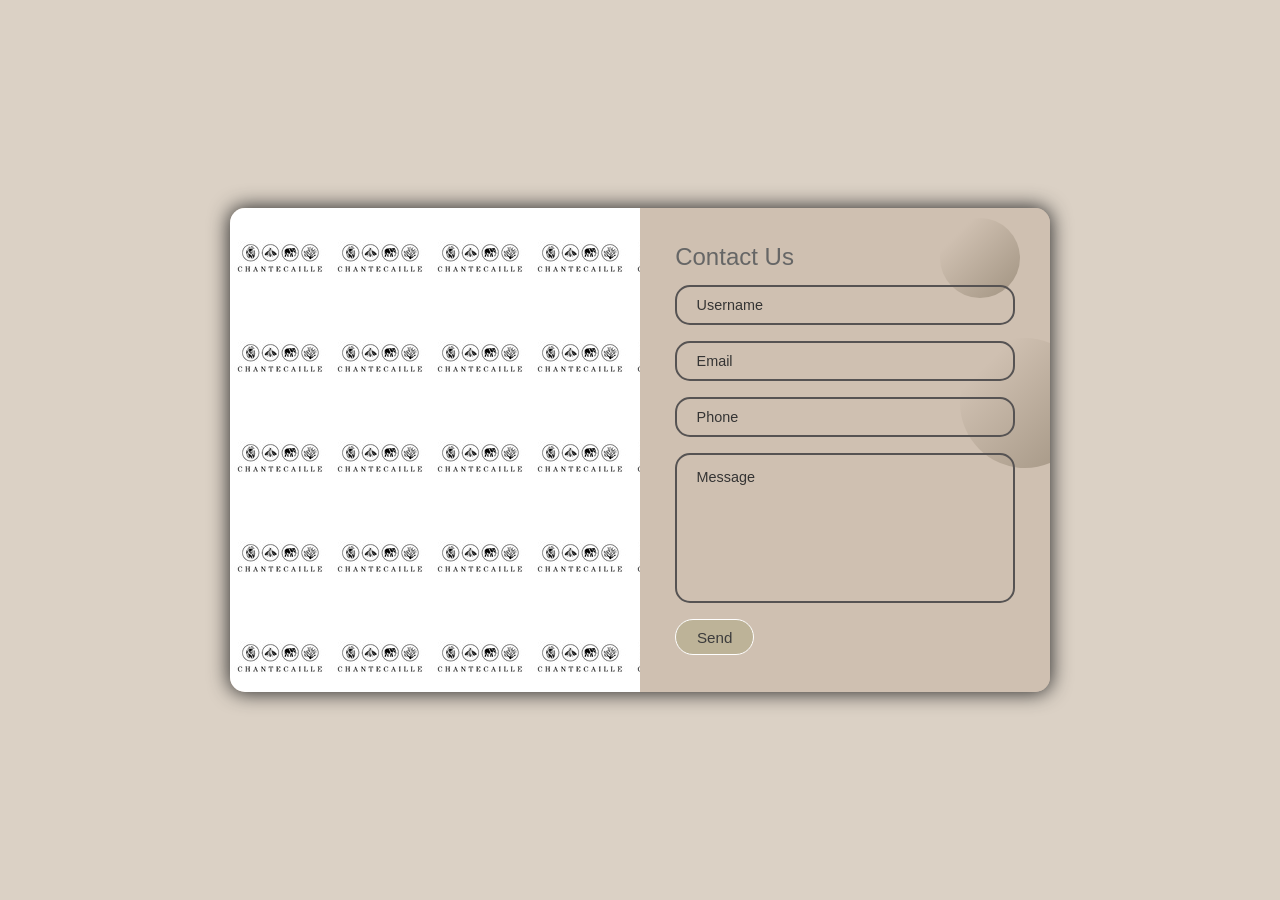
<file: contactus.html>
<html lang="en">
<head>
  <meta charset="UTF-8">
  <meta name="viewport" content="width=device-width, initial-scale=1.0">
  <title>Twilight-bloom</title>
  <link rel="stylesheet" href="contactus.css">
</head>
<body>
  <div class="container">
    <div  class="form">
      <div class="contact-info"></div>
 <div class="contact-form">
    <span class="circle one "></span>
    <span class="circle two "></span>

    <form action="index.html">
      <h3 class="title">Contact Us</h3>
      
      <div class="input-container">

        <input type="text" name="name"  class="input">
        <label for="">Username</label>
        <span>Username</span>

      </div>
      <div class="input-container">
        <input type="email" name="email" class="input">
        <label for="">Email</label>
        <span>Email</span>

      </div>
      <div class="input-container">
        <input type="tel" name="phone"  class="input">
        <label for="">Phone</label>
        <span>Phone</span>

      </div>
      <div class="input-container textarea">
       <textarea name="message"  class="input"></textarea>
        <label for="">Message</label>
        <span>Message</span>

      </div>
      <input type="submit" value="Send" class="btn">



    </form>
   </div>
 </div>
</div>

  

  <script src="contactus.js"></script>
</body>
</html>
</file>
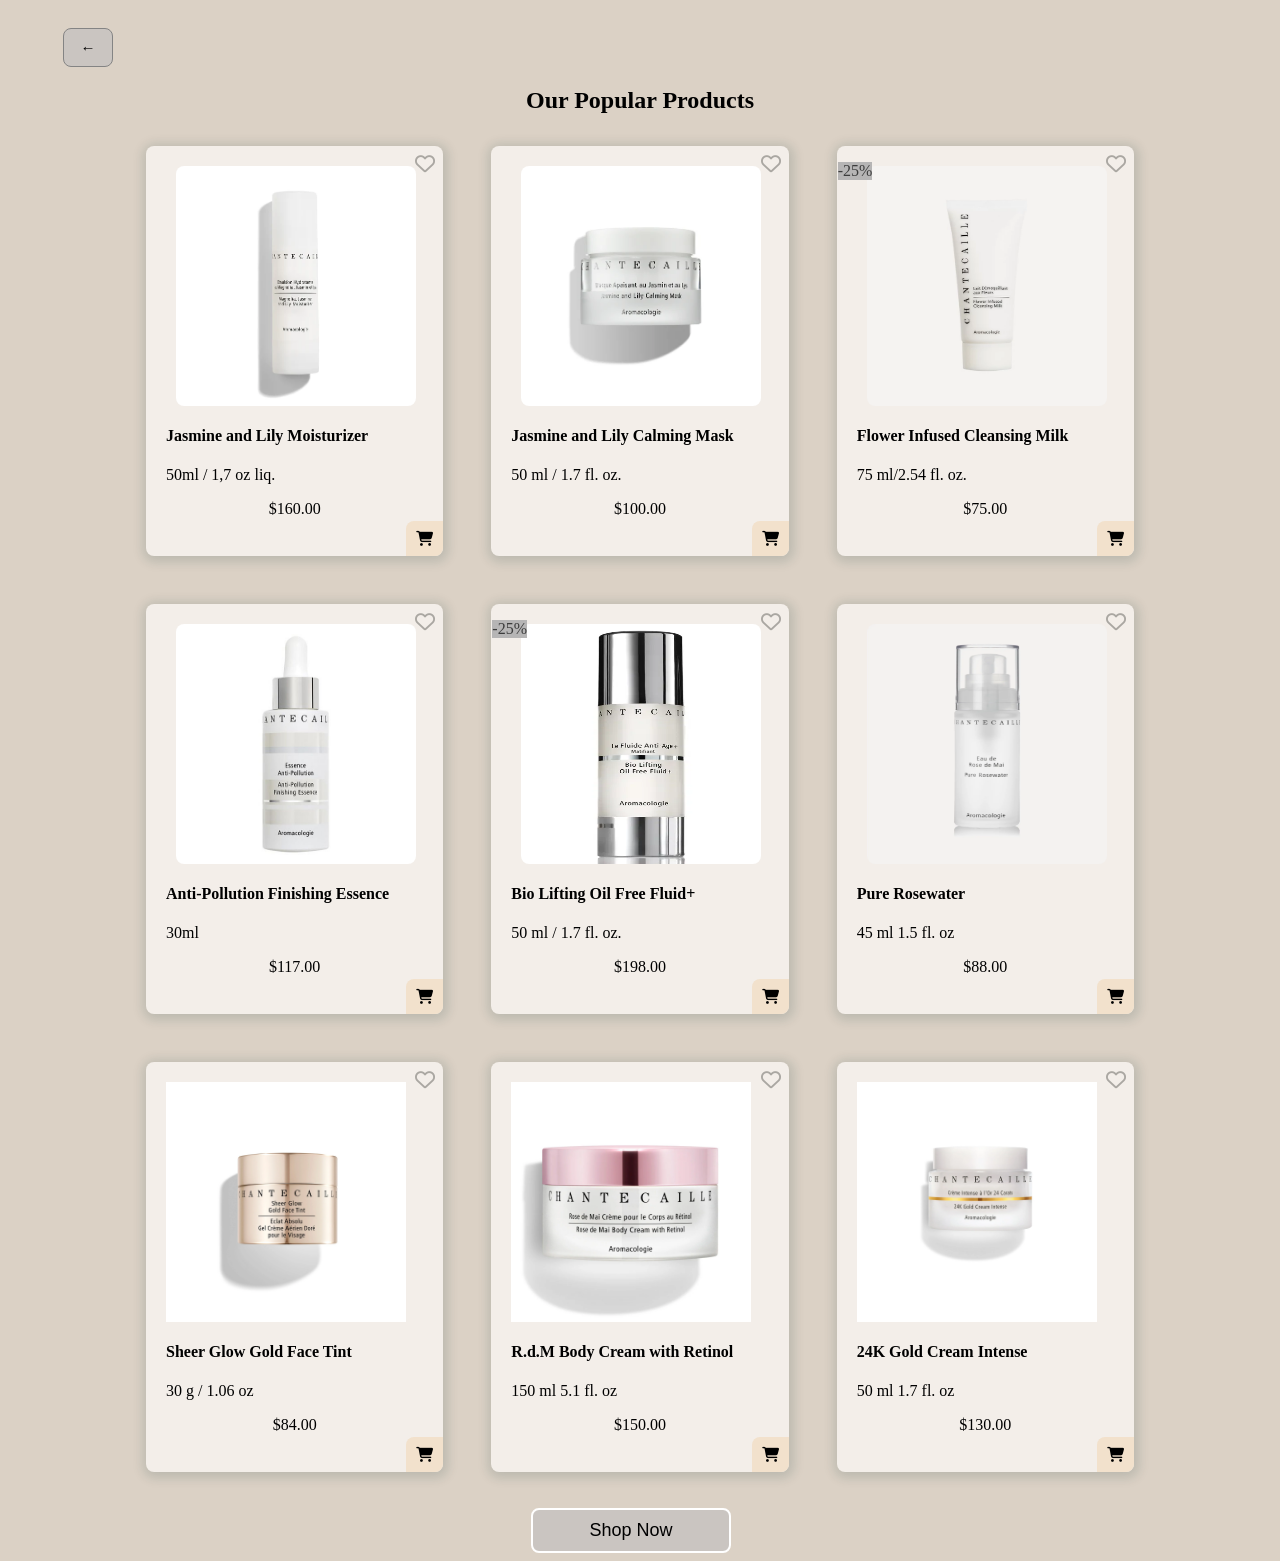
<file: janina.html>
<html lang="en">
<head>
    <meta charset="UTF-8">
    <meta name="viewport" content="width=device-width, initial-scale=1.0">
    <title>Twilight-bloom</title>
    <link rel="stylesheet" href="janina.css">
    <link rel="stylesheet" href="https://cdn.jsdelivr.net/npm/swiper/swiper-bundle.min.css" />
    <link rel="stylesheet" href="https://cdnjs.cloudflare.com/ajax/libs/font-awesome/6.7.1/css/all.min.css"  />
</head>
<body>
    <div class="go back"> 
        
        <a href="index.html">  <button onclick="" class="goback"> ←  </button></a>
    </div>
    <section class="products" id="products">
        <div class="heading">
            <h1> Our Popular <span>Products</h1>
               
                
        </div>
        <div class="products-container">
           
            <!--box 1-->
            <div class="box">
               
                    <img src="img11.webp" class="img" width="240" height="240" >
                
             
             <h4> Jasmine and Lily Moisturizer  </h4>
             <p>50ml / 1,7 oz liq.</p>
             <p class="price"> $160.00</p> 
             <i class="fa-solid fa-cart-shopping"></i>
             <i class="fa-regular fa-heart"></i>
             
            </div>
            <!--box 2-->
            <div class="box">
                <img src="img22.webp" class="img22" width="240" height="240">
             
             <h4>Jasmine and Lily Calming               Mask </h4> 
             <p>50 ml / 1.7 fl. oz.</p> 
             <p class="price">$100.00 </p> 
             <i class="fa-solid fa-cart-shopping"></i>
             <i class="fa-regular fa-heart"></i>
             
            </div>
            <!--box 3-->
            <div class="box">
                <img src="img33.webp" class="img33" width="240" height="240">
             
             <h4>Flower Infused Cleansing Milk </h4>
             <p>75 ml/2.54 fl. oz.</p>
             <p class="price">$75.00 </p>
             <i class="fa-solid fa-cart-shopping"></i>
             <i class="fa-regular fa-heart"></i>
             <span class="discount">-25%</span>
            </div>
            <!--box 4-->
            <div class="box">
                <img src="img44.jpg" class="img44" alt="" width="240" height="240">
             
             <h4>Anti-Pollution Finishing   Essence</h4>
             <p>30ml</p>
             <p class="price">$117.00 </p>
             <i class="fa-solid fa-cart-shopping"></i>
             <i class="fa-regular fa-heart"></i>
             
            </div>
            <!--box 5-->
            <div class="box">
                <img src="img55.webp" class="img55" width="240" height="240">
            
             <h4>Bio Lifting Oil   Free Fluid+  </h4>
             <p>50 ml / 1.7 fl. oz.</p>
             <p class="price">$198.00 </p>
             <i class="fa-solid fa-cart-shopping"></i>
             <i class="fa-regular fa-heart"></i>
             <span class="discount">-25%</span>
            </div>
            <!--box 6-->
            <div class="box">
                <img src="img666.webp" class="img66" width="240" height="240">
             
             <h4> Pure Rosewater </h4>
             <p> 45 ml 1.5 fl. oz</p>
             <p class="price">$88.00 </p>
             <i class="fa-solid fa-cart-shopping"></i>
             <i class="fa-regular fa-heart"></i>
             
            </div>
                 <!--box 7-->
                 <div class="box">
                    <img src="img77.webp" class="img77" width="240" height="240">
                 
                 <h4>Sheer Glow Gold Face Tint </h4>
                
                 <p> 30 g / 1.06 oz</p>
                 <p class="price">$84.00 </p>
                 <i class="fa-solid fa-cart-shopping"></i>
                 <i class="fa-regular fa-heart"></i>
                
                </div>
                  <!--box 8-->
                  <div class="box">
                    <img src="img88.webp" class="img88" width="240" height="240">
                 
                 <h4> R.d.M Body Cream with Retinol</h4>
                 <p> 150 ml 5.1 fl. oz</p>
                 <p class="price">$150.00 </p>
                 <i class="fa-solid fa-cart-shopping"></i>
                 <i class="fa-regular fa-heart"></i>
                
                </div>
                  <!--box 9-->
                  <div class="box">
                    <img src="img99.webp" class="img99" width="240" height="240">
                 
                 <h4>24K Gold Cream Intense</h4>
                 <p> 50 ml 1.7 fl. oz</p>
                 <p class="price">$130.00 </p>
                 <i class="fa-solid fa-cart-shopping"></i>
                 <i class="fa-regular fa-heart"></i>
                 
                </div>
                
                  
            
        </div>
        <br>
        <br>
        <button onclick="" class="button">Shop Now </button>
    </section> 

    
 
   
  
 <script src="https://cdn.jsdelivr.net/npm/swiper/swiper-bundle.min.js"></script>
 
 
 <script src="janina.js"></script>
</body>

</html>
</file>
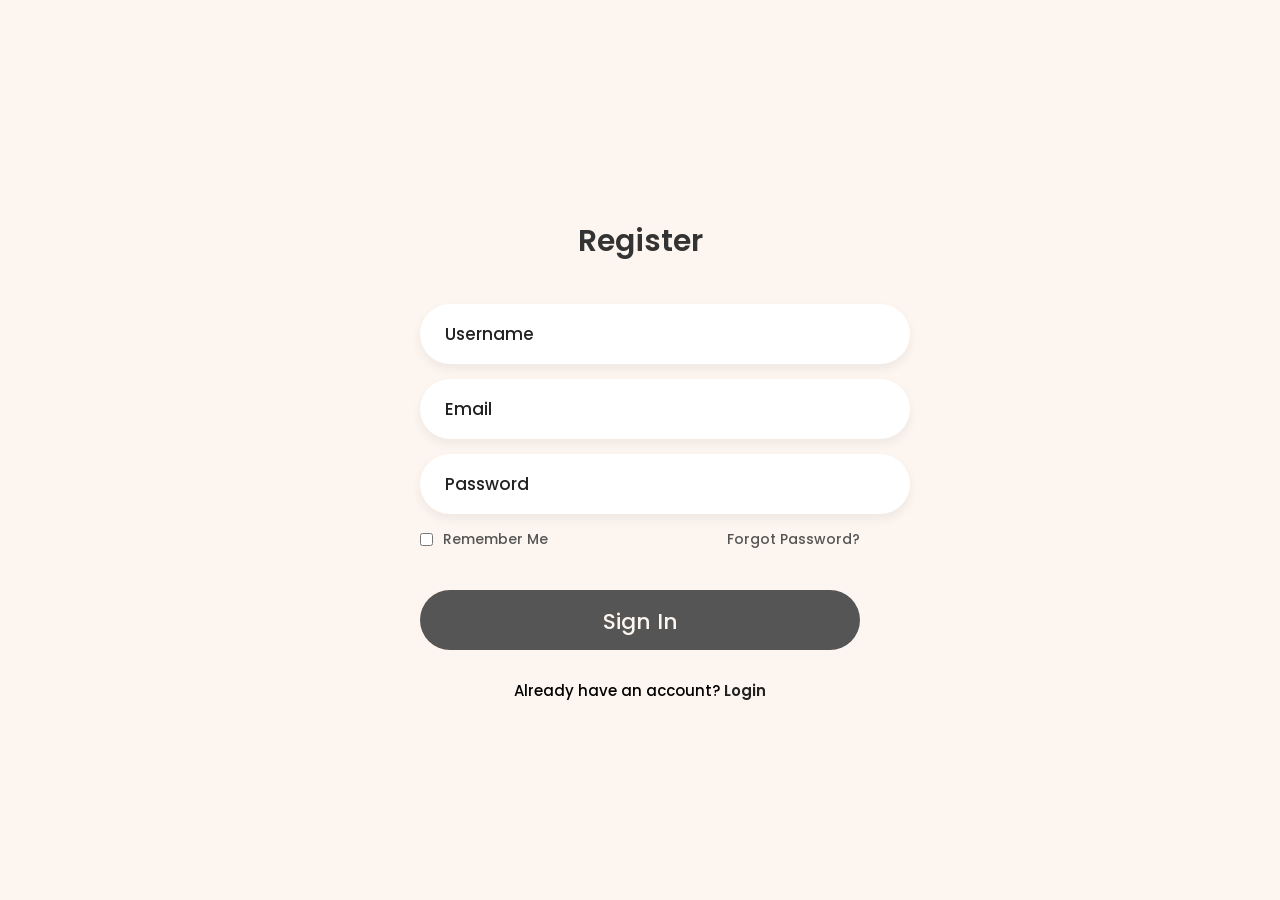
<file: login-register.html>
<!DOCTYPE html>
<html lang="en">
<head>
    <meta charset="UTF-8">
    <meta name="viewport" content="width=device-width, initial-scale=1.0">
    <link rel="stylesheet" href="login-register.css">
    <title>Login | Twilight-Bloom</Twilight-Bloom></title>

</head>
<body>
<div class="register-box">
    <form action="process-form.php" method="post">
    <div class="register-header">
        <header>Register</header>
    </div>
    <div class="input-box">
        <input type="text" class="input-field" placeholder="Username" name="username" autocomplete="off" required> 
        </div>
    <div class="input-box">
        <input type="text" class="input-field" placeholder="Email" name="email" autocomplete="off" required> 
    </div>
    <div class="input-box">
        <input type="password" class="input-field" placeholder="Password" name="password" autocomplete="off" required>
    </div>
    <div class="forgot">
        <section>
            <input type="checkbox" id="check">
            <label for="check">Remember Me</label>
        </section>
        <section>
            <a href="#">Forgot Password?</a>
        </section>
    </div>
    <div class="input-submit">
        <button class="submit-btn" id="submit"></button>
        <label for="submit">Sign In</label>
    </div>
    <div class="sign-up-link"> <!--Or register -->
        <p>Already have an account? <a href="#">Login</a></p>
    </div>
</div>


    <script src="login-register.js"></script>

</body>
</html>
</file>
<file: contactus.css>
*{
    margin: 0;
    padding: 0;
    box-sizing: border-box ;
}
body,
input,
textarea{
    font-family: "Poppins", sans-serif;
}

.container{
    position: relative;
    width: 100%;
    min-height: 100vh;
    padding: 2rem;
    background-color:   rgb(219, 209, 197);
    overflow: hidden;
    display: flex;
    align-items: center;
    justify-content: center;
}
.form{
    width: 100%;
    max-width: 820px;
    
    background-color:    rgb(207, 192, 177);
    border-radius: 15px;
    box-shadow: 0 0 20px 1px rgb(40, 40, 40) ;
    z-index: 1000;
    overflow: hidden;
    display: grid;
    grid-template-columns: repeat(2, 1fr);

}
.contact-info{
    background-image: url(imgG.jpg);
}
.contact-form{
    background-color:  rgb(207, 192, 177);
    position: relative;

}

.circle{
    
    border-radius: 50%;
    background: linear-gradient(135deg, transparent 20%, rgb(161, 147, 129));
    position: absolute;
}
.circle.one{
    width: 130px;
    height: 130px;
    top: 130px;
    right: -40px;

}
.circle.two{
    width: 80px;
    height: 80px;
    top: 10px;
    right: 30px;
    
}
form{
    padding: 2.3rem 2.2rem;
    z-index: 10;
    overflow: hidden;
    position: relative;
}
.title {
    color: #666666;
    font-weight: 500;
    font-size: 1.5rem;
    line-height: 1;
    margin-bottom: 0.7rem;
 

}
.input-container{
    position: relative;
    margin: 1rem 0;
}

.input{
    
    width: 100%;
    outline: none;
    border: 2px solid #565353;
    background: none;
    padding: 0.6rem 1.2rem;
    border-radius: 15px;
    font-weight: 500;
    font-size: 0.95rem;
    letter-spacing: 0.5px;
    transition: 0.3s;

}
textarea.input{
    padding: 0.8rem 1.2rem;
    min-height: 150px;
    border-radius: 15px;
    resize: none;
    overflow-y: auto;
}
.input-container label{
    position: absolute;
    top: 50%;
    left: 15px;
    transform: translateY(-50%);
    padding: 0 0.4rem;
    color: #353434;
    font-size: 0.9rem;
    font-weight: 400;
    pointer-events: none;
    z-index: 1000;
    transition: 0.5s;
}
.input-container.textarea label{
    top: 1rem;
    transform: translateY(0);
}
.btn{
    padding: 0.6rem 1.3rem;
    background-color: #bdb398;
    border: 0.5px solid #fff ;
    font-size: 0.95rem;
    color: #3c3c3c;
    line-height: 1;
    border-radius: 20px;
    outline: none;
    cursor: pointer;
    transition: 0.3s;
    margin:0 ;
     
}

.btn:hover{
    background-color: transparent;
    color: rgb( rgb(203, 203, 203));
}

.input-container span {
    position: absolute;
    top:0;
    left: 25px;
    transform: translateY(-50%);
    font-size: 0.8rem;
    padding: 0 0.4rem;
    color: transparent;
    pointer-events: none;
    z-index: 500;
    

}





.input-container span:before,
.input-container span::after{
    content:"";
    position: absolute;
    width: 10%;
    opacity: 0;
    transition: 0.3s;
    height: 5px;
    background-color: rgb(207, 192, 177);
    top: 50%;
    transform: translateY(-50%);

}
.input-container span:before{
    left: 50%;
}
.input-container span::after{
    right: 50%;
}
.input-container.focus label{
    top: 0;
    transform: translateY(-50%);
}
.input-container.focus label{
    top: 0;
    transform: translateY(-50%);
    left: 25px;
    font-size: 0.8rem;
}
.input-container.focus span:before,
.input-container.focus span::after{
    width: 50% ;
    opacity: 1;
}
</file>
<file: janina.css>
body{
    background-color: rgb(219, 209, 197);
    
}
.products{
    max-width: 988px;
    margin-left: auto;
    margin-right: auto;
}

.products-container{
    display: grid;
    grid-template-columns: repeat(auto-fit, minmax(260px, auto));
    gap: 3rem;
    margin-top: 2rem;
    
}
.products-container .box{
    padding: 20px;
    box-shadow: 1px 2px 11px 4px rgb(14 55 54 / 15%);
    border-radius: 0.5rem ;
    position: relative;
    height: 370px;

}
.products-container .box:hover{
    background-color: transparent;
    transition: 0.2s all linear;
}
.img
{
    border-radius: 8px;
     margin-left: 10px;
}
.img22
{
    border-radius: 8px;
    margin-left: 10px;
}
.img33
{
    border-radius: 8px;
    margin-left: 10px;
}
.img44
{
    border-radius: 8px;
    margin-left: 10px;

}
.img55
{
    border-radius: 8px;
    margin-left: 10px;
}
.img66
{
    border-radius: 8px;
    margin-left: 10px;

}
.box
{
    background-color: rgb(243, 238, 233);
}

.price{
    text-align: center;
}
.products-container .box .fa-cart-shopping
{
    position: absolute;
    right: 0;
    bottom: 0;
    padding: 10px;
    background-color: rgb(242, 225, 204);
    font-size: 15px;
    border-radius: 0.5rem 0 0.5rem 0;
}
.products-container .box .fa-cart-shopping:hover {
    background-color: rgb(170, 167, 162);
    transition: 0.2s all linear;
}
.products-container .box .fa-heart
{
    position: absolute;
    top: 0.5rem;
    right: 0.5rem;
    font-size: 20px;
    color:rgb(170, 167, 162); 
}
.products-container .box .discount{
    position: absolute;
    top: 1rem;
    left: 1;
   background-color: rgb(182, 181, 181);
    color:rgb(60, 60, 60) ;
}


#products h1
{
    text-align: center;
}
.button {
border: 2px solid #fff;
margin-left: 385px;
padding:  10px 20px;;
border-radius: 8px;
background-color:rgb(202, 197, 193); 
width: 200px;
font-size: 18px;
}
.button:hover
{
    background-color: rgb(149, 139, 128);
    transition: 0.2s all linear;
}
 .goback{
    border: 1px solid #848484;
margin-left: 55px;
padding:  10px 5px;;
border-radius: 8px;
background-color:rgb(202, 197, 193); 
width: 50px;
font-size: 15px;
margin-top: 20px;
 }

 .goback:hover{
    background-color: rgb(85, 85, 85);
    transition: 0.2s ;
 }
</file>
<file: login-register.css>
@import url("https://fonts.googleapis.com/css2?family=Poppins:ital,wght@0,100;0,200;0,300;0,400;0,500;0,600;0,700;0,800;0,900;1,100;1,200;1,300;1,400;1,500;1,600;1,700;1,800;1,900&family=Raleway:ital,wght@0,100..900;1,100..900&family=Roboto+Slab:wght@100..900&display=swap");
 *{
    margin: 0;
    padding: 0;
    box-sizing: border-radius;
    font-family: 'Poppins', sans sherif;
 }
 body{
    display: flex;
    justify-content: center;
    align-items: center;
    min-height: 100vh;
    background: #fdf5f0;
    font-weight: 500;
    font-size: 22px;
 }
 .register-box{
    display: flex;
    justify-content: center;
    flex-direction: column;
    width: 440px;
    height: 480px;
    padding: 30px
}
.register-header{
    text-align: center;
    margin: 20px 0 40px 0;
}
.register-header header{
    color: #333;
    font-size: 30px;
    font-weight: 600;
}
.input-box .input-field{
    width: 100%;
    height: 60px;
    font-size: 17px;
    padding: 0 25px;
    margin-bottom: 15px;
    border-radius: 30px;
    border: none;
    box-shadow: 0px 5px 10px 1px rgba(0, 0, 0, 0.05);
    outline: none;
    transition: .3s;
}
::placeholder{
    font-weight: 500;
    color: #222;
}
.input-field:focus{
width: 105%;
}
.forgot{
    display: flex;
    justify-content: space-between;
    margin-bottom: 40px;
}
section{
    display: flex;
    align-items: center;
    font-size: 14px;
    color: #555;
}
#check{
    margin-right: 10px;

}
a{
    text-decoration: none;

}
a:hover{
    text-decoration: underline;
}
section a{
    color: #555;
}
.input-submit{
    position: relative;
}
.submit-btn{
    width: 100%;
    height: 60px;
    background: #555;
    border: none;
    border-radius: 30px;
    cursor: pointer;
    transition: .3s;
}
.input-submit label{
    position: absolute;
    top: 45%;
    left: 50%;
    color: #fdf5f0;
    -webkit-transform: translate(-50%, -50%);
    -ms-transform: translate(-50%, -50%);
    transform: translate(-50%, -50%);
    cursor: pointer;
}
.submit-btn:hover{
    background: #333;
    transform: scale(1.05,1);
}
.sign-up-link {
    text-align: center;
    font-size: 15px;
    margin-top: 20px;
}
.sign-up-link a{
    color: #222;
    font-weight: 600;
}
</file>
